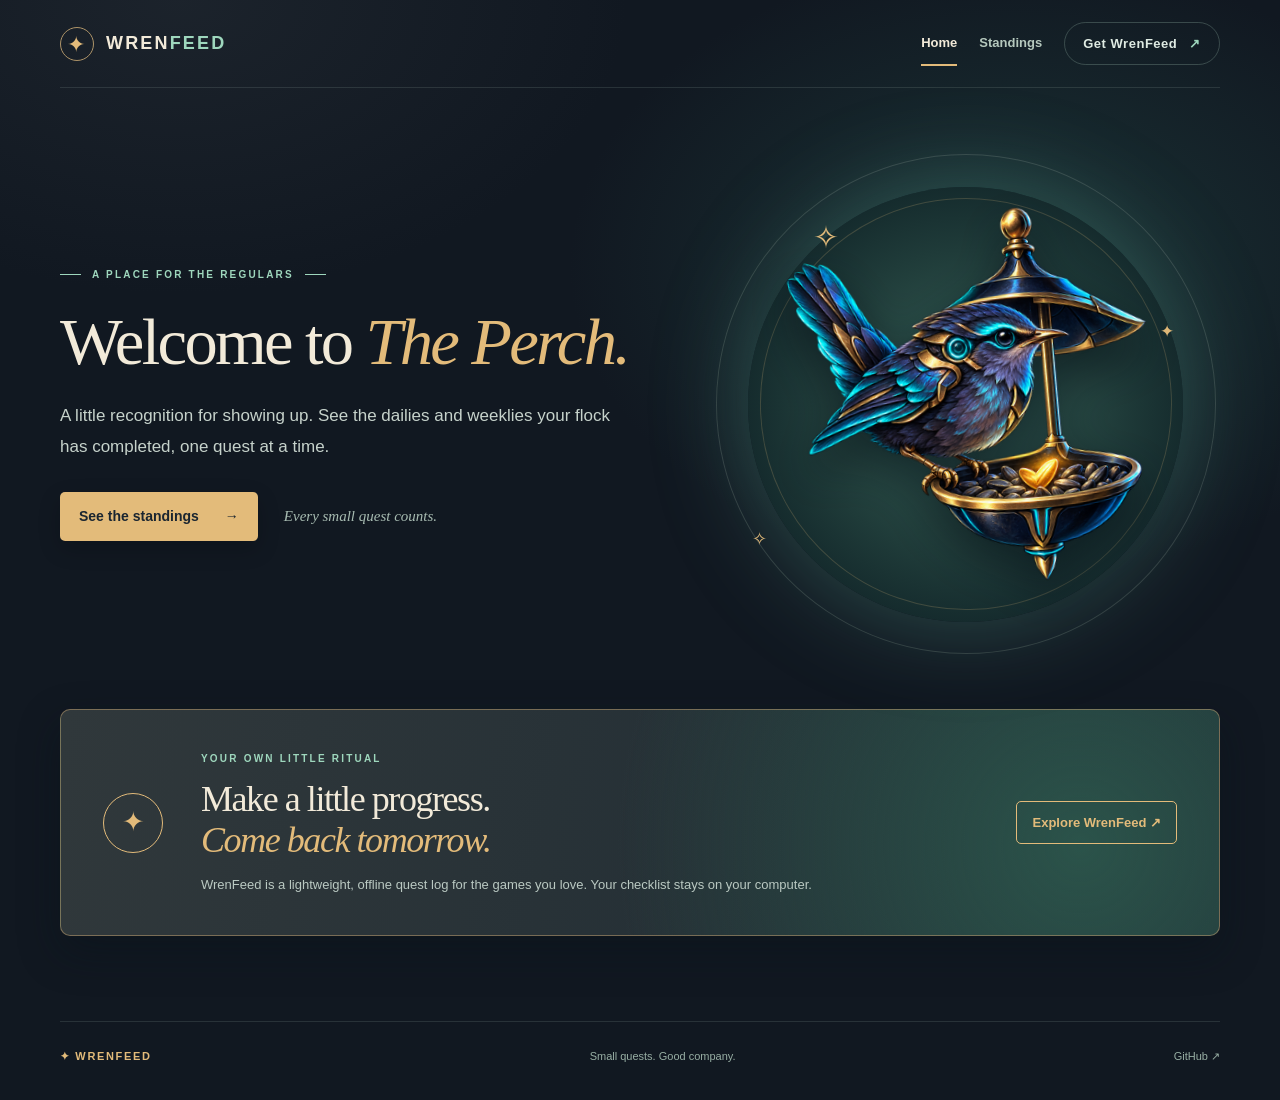
<file: docs/index.html>
<!doctype html>
<html lang="en">
<head>
  <meta charset="utf-8">
  <meta name="viewport" content="width=device-width, initial-scale=1">
  <meta name="theme-color" content="#111821">
  <meta name="description" content="WrenFeed is a little recognition for showing up to your games, one quest at a time.">
  <title>The Perch · WrenFeed</title>
  <link rel="icon" href="assets/wrenfeed-icon.png" type="image/png">
  <link rel="stylesheet" href="assets/style.css">
</head>
<body>
  <div class="sky-glow" aria-hidden="true"></div>
  <div class="page-shell">
    <header class="site-header">
      <a class="brand" href="./" aria-label="WrenFeed leaderboard home">
        <span class="brand-mark">✦</span><span>WREN<span class="brand-accent">FEED</span></span>
      </a>
      <nav aria-label="Main navigation">
        <a class="nav-tab active" href="./" aria-current="page">Home</a>
        <a class="nav-tab" href="standings.html">Standings</a>
        <a class="nav-link" href="https://github.com/NullWren/WrenFeed">Get WrenFeed <span aria-hidden="true">↗</span></a>
      </nav>
    </header>

    <main>
      <section class="hero" aria-labelledby="hero-title">
        <div class="hero-copy">
          <p class="eyebrow"><span class="eyebrow-line"></span> A PLACE FOR THE REGULARS <span class="eyebrow-line"></span></p>
          <h1 id="hero-title">Welcome to <em>The Perch.</em></h1>
          <p class="hero-lede">A little recognition for showing up. See the dailies and weeklies your flock has completed, one quest at a time.</p>
          <div class="hero-actions">
            <a class="primary-link" href="standings.html">See the standings <span aria-hidden="true">→</span></a>
            <span class="hero-aside">Every small quest counts.</span>
          </div>
        </div>
        <div class="hero-art" aria-hidden="true">
          <div class="art-orbit orbit-one"></div><div class="art-orbit orbit-two"></div>
          <span class="art-star star-one">✧</span><span class="art-star star-two">✦</span><span class="art-star star-three">✧</span>
          <img src="assets/wrenfeed-icon.png" alt="" width="340" height="336">
        </div>
      </section>

      <section class="closing-card" aria-labelledby="closing-title"><div class="closing-icon" aria-hidden="true">✦</div><div><p class="kicker">YOUR OWN LITTLE RITUAL</p><h2 id="closing-title">Make a little progress.<br><em>Come back tomorrow.</em></h2><p>WrenFeed is a lightweight, offline quest log for the games you love. Your checklist stays on your computer.</p></div><a class="closing-link" href="https://github.com/NullWren/WrenFeed">Explore WrenFeed <span aria-hidden="true">↗</span></a></section>
    </main>
    <footer><span>✦ WRENFEED</span><span>Small quests. Good company.</span><a href="https://github.com/NullWren/WrenFeed">GitHub ↗</a></footer>
  </div>
</body>
</html>
</file>
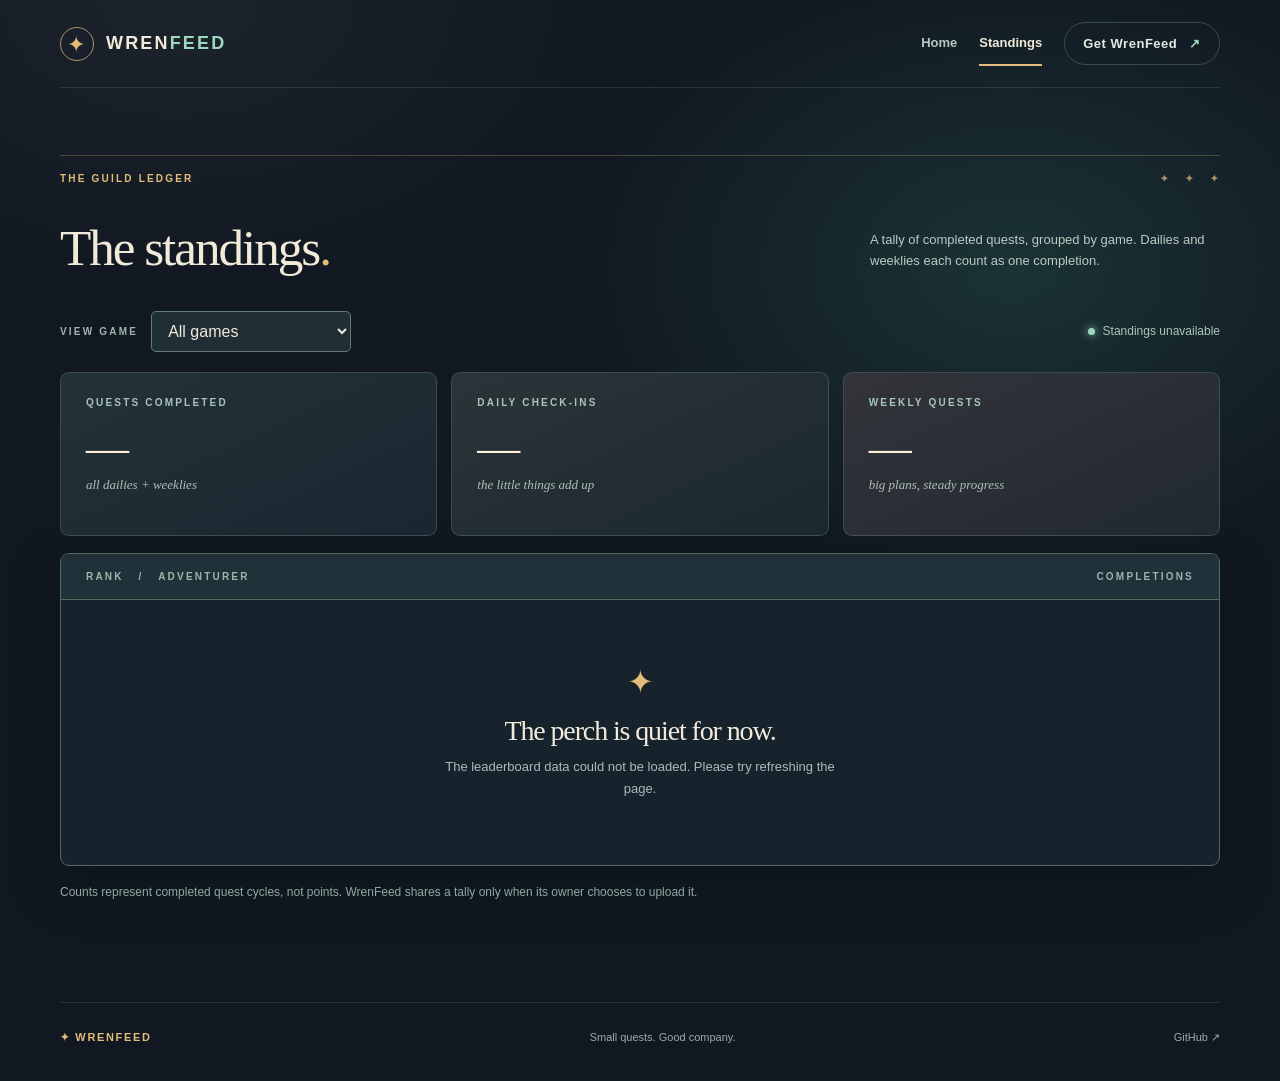
<file: docs/standings.html>
<!doctype html>
<html lang="en">
<head>
  <meta charset="utf-8">
  <meta name="viewport" content="width=device-width, initial-scale=1">
  <meta name="theme-color" content="#111821">
  <meta name="description" content="WrenFeed standings: daily and weekly game quests completed by the flock.">
  <title>The Standings · WrenFeed</title>
  <link rel="icon" href="assets/wrenfeed-icon.png" type="image/png">
  <link rel="stylesheet" href="assets/style.css">
  <script src="assets/app.js" defer></script>
</head>
<body>
  <div class="sky-glow" aria-hidden="true"></div>
  <div class="page-shell">
    <header class="site-header">
      <a class="brand" href="./" aria-label="WrenFeed leaderboard home">
        <span class="brand-mark">✦</span><span>WREN<span class="brand-accent">FEED</span></span>
      </a>
      <nav aria-label="Main navigation">
        <a class="nav-tab" href="./">Home</a>
        <a class="nav-tab active" href="standings.html" aria-current="page">Standings</a>
        <a class="nav-link" href="https://github.com/NullWren/WrenFeed">Get WrenFeed <span aria-hidden="true">↗</span></a>
      </nav>
    </header>

    <main class="standings-main">
      <section class="board-section" aria-labelledby="board-title">
        <div class="section-topline"><span>THE GUILD LEDGER</span><span class="section-topline-end">✦ &nbsp; ✦ &nbsp; ✦</span></div>
        <div class="section-heading">
          <h1 id="board-title">The standings<span class="heading-dot">.</span></h1>
          <p class="section-intro">A tally of completed quests, grouped by game. Dailies and weeklies each count as one completion.</p>
        </div>

        <section class="preview-notice" id="preview-notice" role="status" hidden>
          <span class="notice-icon" aria-hidden="true">✧</span>
          <div><strong>Preview standings</strong><p>These are fictional examples to show how the leaderboard will look. No one’s WrenFeed data has been uploaded.</p></div>
        </section>

        <div class="board-toolbar">
          <div class="filter-wrap"><label for="game-filter">VIEW GAME</label><select id="game-filter" aria-label="Filter standings by game"><option value="all">All games</option></select></div>
          <div class="board-status"><span class="status-light" aria-hidden="true"></span><span id="board-status-text">Loading standings…</span></div>
        </div>

        <div class="summary-grid" aria-label="Leaderboard totals">
          <div class="stat-card"><span class="stat-label">QUESTS COMPLETED</span><strong id="total-quests">—</strong><span class="stat-foot">all dailies + weeklies</span></div>
          <div class="stat-card"><span class="stat-label">DAILY CHECK-INS</span><strong id="total-daily">—</strong><span class="stat-foot">the little things add up</span></div>
          <div class="stat-card"><span class="stat-label">WEEKLY QUESTS</span><strong id="total-weekly">—</strong><span class="stat-foot">big plans, steady progress</span></div>
        </div>

        <div class="leaderboard-frame">
          <div class="frame-header"><span>RANK &nbsp; / &nbsp; ADVENTURER</span><span>COMPLETIONS</span></div>
          <ol class="leaderboard" id="leaderboard" aria-label="Player rankings"></ol>
          <div class="empty-state" id="empty-state" hidden><span aria-hidden="true">✦</span><h2>The perch is quiet for now.</h2><p>No scores have been shared yet. The first adventurer will have the whole board to explore.</p></div>
        </div>
        <p class="board-footnote">Counts represent completed quest cycles, not points. WrenFeed shares a tally only when its owner chooses to upload it.</p>
      </section>
    </main>
    <footer><span>✦ WRENFEED</span><span>Small quests. Good company.</span><a href="https://github.com/NullWren/WrenFeed">GitHub ↗</a></footer>
  </div>
</body>
</html>
</file>
<file: docs/assets/style.css>
:root{color-scheme:dark;--bg:#111821;--panel:#19222d;--panel-light:#1e2b35;--line:#35444b;--cream:#f2ead9;--muted:#aebbb8;--gold:#e3bb7a;--mint:#9ed7bd;--teal:#3d877e}
*{box-sizing:border-box}html{scroll-behavior:smooth}body{margin:0;background:var(--bg);color:var(--cream);font-family:Segoe UI,Tahoma,Geneva,Verdana,sans-serif;line-height:1.5;overflow-x:hidden}button,select{font:inherit}a{color:inherit;text-decoration:none}a:focus-visible,select:focus-visible{outline:2px solid var(--mint);outline-offset:4px}[hidden]{display:none!important}
.sky-glow{position:absolute;inset:0 0 auto;height:720px;pointer-events:none;background:radial-gradient(ellipse 48% 60% at 79% 37%,#244e4a80,transparent 72%),radial-gradient(ellipse 48% 56% at 14% 0%,#333b4350,transparent 73%);z-index:-1}.page-shell{max-width:1240px;padding:0 40px;margin:auto}.site-header{height:88px;display:flex;align-items:center;justify-content:space-between;border-bottom:1px solid #82948d36}.brand{display:inline-flex;align-items:center;gap:12px;font-size:18px;font-weight:800;letter-spacing:.12em}.brand-mark{color:var(--gold);border:1px solid #ad9368;width:34px;height:34px;display:grid;place-items:center;border-radius:50%;font-size:22px;font-weight:400}.brand-accent{color:var(--mint)}.nav-link{font-size:13px;font-weight:700;color:#dfebe3;letter-spacing:.04em;border:1px solid #6c857e70;border-radius:100px;padding:11px 18px;transition:background .2s,border-color .2s}.nav-link:hover{background:#2a4643;border-color:var(--mint)}.nav-link span{color:var(--mint);margin-left:8px}
.hero{min-height:600px;display:grid;grid-template-columns:1.1fr .9fr;align-items:center;gap:30px;padding:66px 0 55px}.eyebrow,.kicker,.section-topline,.stat-label,.frame-header,.filter-wrap label,.art-caption{font-size:10px;letter-spacing:.22em;font-weight:800}.eyebrow{color:var(--mint);display:flex;align-items:center;gap:11px;margin:0 0 24px}.eyebrow-line{display:inline-block;width:21px;height:1px;background:var(--mint)}h1,h2,h3,p{margin-top:0}h1,h2,.closing-card h2{font-family:Georgia,'Times New Roman',serif;font-weight:400}h1{font-size:clamp(50px,5.2vw,75px);line-height:1.07;letter-spacing:-.04em;max-width:700px;margin-bottom:24px}h1 em,.closing-card em{color:var(--gold);font-style:italic}.hero-lede{font-size:17px;line-height:1.8;color:#c6d2cb;max-width:550px;margin-bottom:30px}.hero-actions{display:flex;align-items:center;gap:26px;flex-wrap:wrap}.primary-link{display:inline-flex;align-items:center;gap:26px;border-radius:5px;background:var(--gold);color:#1a2530;padding:14px 19px;font-size:14px;font-weight:800;box-shadow:0 8px 22px #0003;transition:transform .2s,background .2s}.primary-link:hover{transform:translateY(-3px);background:#f0ca8d}.hero-aside{font-family:Georgia,serif;font-style:italic;color:#a7bbb1;font-size:15px}
.hero-art{height:500px;position:relative;display:flex;align-items:center;justify-content:center;isolation:isolate}.hero-art:before{content:"";position:absolute;width:min(88%,435px);aspect-ratio:1;border-radius:50%;background:radial-gradient(circle,#35625a 0%,#24433f 40%,#152b2d 71%,transparent 72%);box-shadow:0 0 95px #5ead9860;z-index:-1}.hero-art img{width:min(85%,395px);height:auto;filter:drop-shadow(0 20px 23px #040b1190);transform:rotate(-5deg);animation:float 6s ease-in-out infinite}.art-orbit{position:absolute;border:1px solid #abbdab32;border-radius:50%;width:100%;max-width:500px;aspect-ratio:1;transform:rotate(-14deg)}.orbit-two{width:81%;border-color:#e3bb7a34;transform:rotate(19deg)}.art-star{position:absolute;color:var(--gold);font-size:31px}.star-one{top:61px;left:20%}.star-two{right:9%;top:33%;font-size:17px}.star-three{bottom:101px;left:8%;font-size:18px}
.preview-notice{display:flex;gap:17px;align-items:flex-start;border:1px solid #aa8f6173;background:linear-gradient(110deg,#2c2e31,#202b2f);border-radius:9px;padding:18px 22px;margin:13px 0 91px;box-shadow:inset 4px 0 var(--gold)}.notice-icon{color:var(--gold);font-size:25px;line-height:1}.preview-notice strong{font-size:14px;color:var(--gold)}.preview-notice p{font-size:13px;color:#c5d0c8;margin:3px 0 0;line-height:1.6}
.board-section{padding:0 0 100px;scroll-margin-top:30px}.section-topline{display:flex;justify-content:space-between;color:var(--gold);border-top:1px solid #947b576c;padding-top:15px}.section-topline-end{color:#ad926c}.section-heading{display:flex;justify-content:space-between;align-items:end;gap:30px;margin:35px 0}.kicker{color:var(--mint);margin-bottom:13px}h2{font-size:clamp(38px,4vw,58px);letter-spacing:-.04em;line-height:1.1;margin-bottom:0}.heading-dot{color:var(--gold)}.section-intro{font-size:13px;color:#bbcac1;max-width:350px;margin:0 0 4px;line-height:1.65}.board-toolbar{display:flex;align-items:center;justify-content:space-between;gap:24px;margin:0 0 20px}.filter-wrap{display:flex;align-items:center;gap:13px}.filter-wrap label{color:#9eb6ad;white-space:nowrap}.filter-wrap select{min-width:200px;background:#202e36;color:var(--cream);border:1px solid #627c73;border-radius:5px;padding:10px 32px 10px 12px;cursor:pointer}.board-status{display:flex;align-items:center;gap:8px;color:#abc6b8;font-size:12px}.status-light{width:7px;height:7px;border-radius:50%;background:var(--mint);box-shadow:0 0 8px #9ed7bd}
.summary-grid{display:grid;grid-template-columns:repeat(3,1fr);gap:14px;margin-bottom:17px}.stat-card{background:linear-gradient(155deg,#243138,#1b2730);border:1px solid #5571667d;border-radius:9px;min-height:164px;padding:22px 25px;display:flex;flex-direction:column}.stat-card:nth-child(2){background:linear-gradient(155deg,#2b3438,#1b2830)}.stat-card:nth-child(3){background:linear-gradient(155deg,#33343a,#212831)}.stat-label{color:#a7c6b8}.stat-card strong{font-family:Georgia,serif;font-weight:400;font-size:43px;line-height:1.2;margin:12px 0 2px;color:#fff1d7}.stat-foot{font-family:Georgia,serif;font-size:13px;font-style:italic;color:#adc0b3}
.leaderboard-frame{border:1px solid #53675f;border-radius:9px;background:#17232c;overflow:hidden;box-shadow:0 20px 50px #060e1666}.frame-header{display:flex;justify-content:space-between;padding:15px 25px;color:#9db6ac;background:#20313a;border-bottom:1px solid #546b62}.leaderboard{list-style:none;margin:0;padding:0}.leaderboard li{display:grid;grid-template-columns:46px 48px minmax(180px,1fr) minmax(150px,auto) 105px;align-items:center;gap:15px;min-height:89px;padding:15px 25px;border-bottom:1px solid #566a603d;transition:background .2s}.leaderboard li:last-child{border-bottom:0}.leaderboard li:hover{background:#23343a}.leaderboard li:first-child{background:linear-gradient(90deg,#3c3e38 0%,#26343a 48%,#1b2932 100%)}.leaderboard li:first-child:hover{background:linear-gradient(90deg,#4a483a 0%,#2d3e41 48%,#24343b 100%)}.rank{font-family:Georgia,serif;font-size:22px;color:#9eb3a9}.leaderboard li:first-child .rank{color:var(--gold)}.player-avatar{width:44px;height:44px;border-radius:12px;display:grid;place-items:center;font-family:Georgia,serif;font-size:22px;color:#13262c;border:1px solid #ffffff55}.player-name{font-weight:750;color:#f3f1e7;font-size:15px;display:block}.player-tag{font-size:11px;color:#9cb4ab}.game-chips{display:flex;flex-wrap:wrap;gap:6px;justify-content:flex-end}.game-chip{border:1px solid #627b7166;background:#294037;color:#b9d7c3;padding:4px 8px;border-radius:4px;font-size:10px;white-space:nowrap}.score{text-align:right}.score strong{display:block;font:28px/1.1 Georgia,serif;color:#f3d7a0}.score span{font-size:10px;color:#a9bcb1;white-space:nowrap}.empty-state{text-align:center;padding:58px 25px 65px}.empty-state>span{font-size:32px;color:var(--gold)}.empty-state h3{font:28px Georgia,serif;margin:9px 0}.empty-state p{font-size:13px;color:var(--muted);max-width:400px;margin:auto;line-height:1.7}.board-footnote{color:#91a9a0;font-size:12px;line-height:1.7;margin:16px 0 0}
.closing-card{border:1px solid #bb9b6d8c;background:radial-gradient(circle at 88% 60%,#2b534a 0%,transparent 45%),linear-gradient(100deg,#30383b,#1d2a32);border-radius:10px;display:grid;grid-template-columns:76px 1fr auto;align-items:center;gap:22px;padding:41px 42px;margin:0 0 85px;box-shadow:0 16px 40px #07111866}.closing-icon{width:60px;height:60px;border:1px solid var(--gold);border-radius:50%;display:grid;place-items:center;color:var(--gold);font-size:27px}.closing-card h2{font-size:36px;line-height:1.15;margin-bottom:13px}.closing-card p:last-child{font-size:13px;color:#bac9c2;margin-bottom:0}.closing-link{border:1px solid var(--gold);color:var(--gold);border-radius:5px;padding:11px 15px;font-size:13px;font-weight:700;white-space:nowrap;transition:background .2s}.closing-link:hover{background:#e3bb7a22}footer{display:flex;justify-content:space-between;gap:20px;padding:26px 0 35px;border-top:1px solid #82948d36;color:#98afa4;font-size:11px}footer span:first-child{color:var(--gold);font-weight:800;letter-spacing:.15em}footer a:hover{color:var(--gold)}
@keyframes float{50%{transform:translateY(-10px) rotate(-3deg)}}
@media(max-width:900px){.hero{grid-template-columns:1fr .8fr;min-height:510px}.hero-art{height:370px}.section-heading{align-items:start}.leaderboard li{grid-template-columns:32px 43px minmax(150px,1fr) 90px}.game-chips{display:none}.closing-card{grid-template-columns:50px 1fr}.closing-icon{width:48px;height:48px}.closing-link{grid-column:2;justify-self:start}}
@media(max-width:680px){.page-shell{padding:0 20px}.site-header{height:69px}.brand{font-size:14px;gap:8px}.brand-mark{width:29px;height:29px;font-size:18px}.nav-link{font-size:11px;padding:8px 10px}.hero{display:flex;flex-direction:column;align-items:stretch;gap:0;padding:62px 0 48px}.hero-copy{text-align:center}.eyebrow{justify-content:center;font-size:9px}.hero-lede{font-size:15px;line-height:1.65;margin-left:auto;margin-right:auto}.hero-actions{justify-content:center}.hero-art{height:335px;width:100%;max-width:420px;margin:20px auto 0}.hero-art img{width:74%}.art-caption{font-size:8px;bottom:0}.preview-notice{margin:0 0 67px}.section-heading{display:block;margin:30px 0 24px}.section-intro{margin-top:14px;max-width:unset}.board-toolbar{align-items:flex-start;flex-direction:column;gap:14px}.summary-grid{gap:8px}.stat-card{min-height:128px;padding:13px 11px}.stat-label{font-size:8px;letter-spacing:.1em}.stat-card strong{font-size:31px;margin-top:12px}.stat-foot{font-size:10px}.frame-header{font-size:9px;padding:12px 14px}.leaderboard li{grid-template-columns:24px 38px minmax(105px,1fr) 74px;gap:8px;padding:12px 13px;min-height:72px}.player-avatar{width:36px;height:36px;border-radius:10px;font-size:18px}.player-name{font-size:13px}.player-tag{font-size:9px}.rank{font-size:18px}.score strong{font-size:23px}.score span{font-size:8px}.board-section{padding-bottom:75px}.closing-card{display:block;padding:28px}.closing-icon{margin-bottom:22px}.closing-card h2{font-size:30px}.closing-link{display:inline-block;margin-top:22px}.closing-card{margin-bottom:55px}footer{flex-wrap:wrap}footer span:nth-child(2){display:none}}
@media(max-width:380px){.hero-aside{display:none}.summary-grid{grid-template-columns:1fr 1fr}.stat-card:first-child{grid-column:1/-1;min-height:110px}.stat-card:first-child strong{margin:3px 0}.filter-wrap{width:100%;justify-content:space-between}.filter-wrap select{min-width:0;width:65%}}
@media(prefers-reduced-motion:reduce){html{scroll-behavior:auto}.hero-art img{animation:none}*,*:before,*:after{transition-duration:.01ms!important}}
.site-header nav{display:flex;align-items:center;gap:22px}.nav-tab{font-size:13px;font-weight:700;color:#b5c8bd;padding:12px 0;border-bottom:2px solid transparent;transition:color .2s,border-color .2s}.nav-tab:hover,.nav-tab.active{color:var(--cream);border-color:var(--gold)}.standings-main{padding-top:67px;min-height:calc(100vh - 160px)}.standings-main .section-heading h1{font-size:clamp(38px,4vw,58px);margin:0}.standings-main .preview-notice{margin:0 0 25px}.empty-state h2{font:28px Georgia,serif;margin:9px 0}
@media(max-width:680px){.site-header{height:auto;min-height:69px;flex-wrap:wrap;gap:7px;padding:14px 0}.site-header nav{width:100%;justify-content:space-between;gap:10px}.nav-tab{font-size:11px;padding:7px 0}.standings-main{padding-top:43px}.standings-main .section-heading h1{font-size:43px}}
</file>
